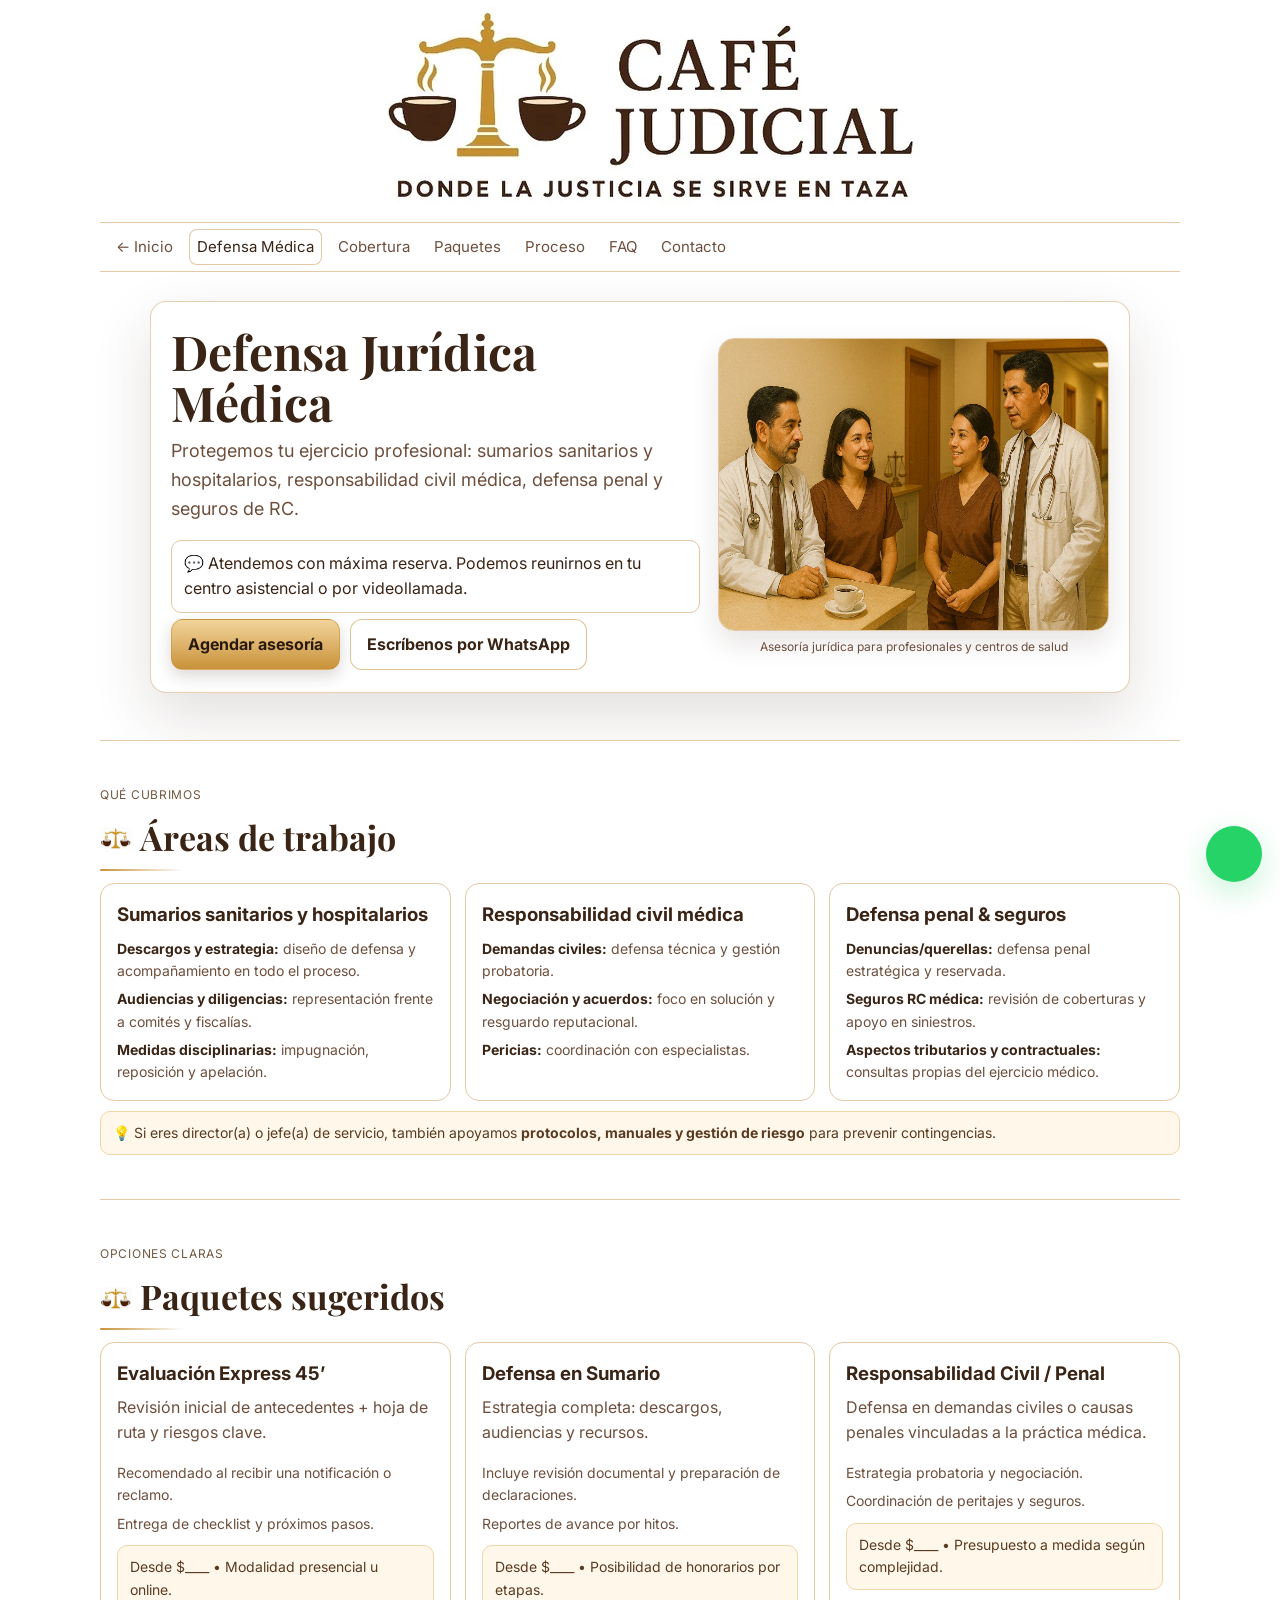
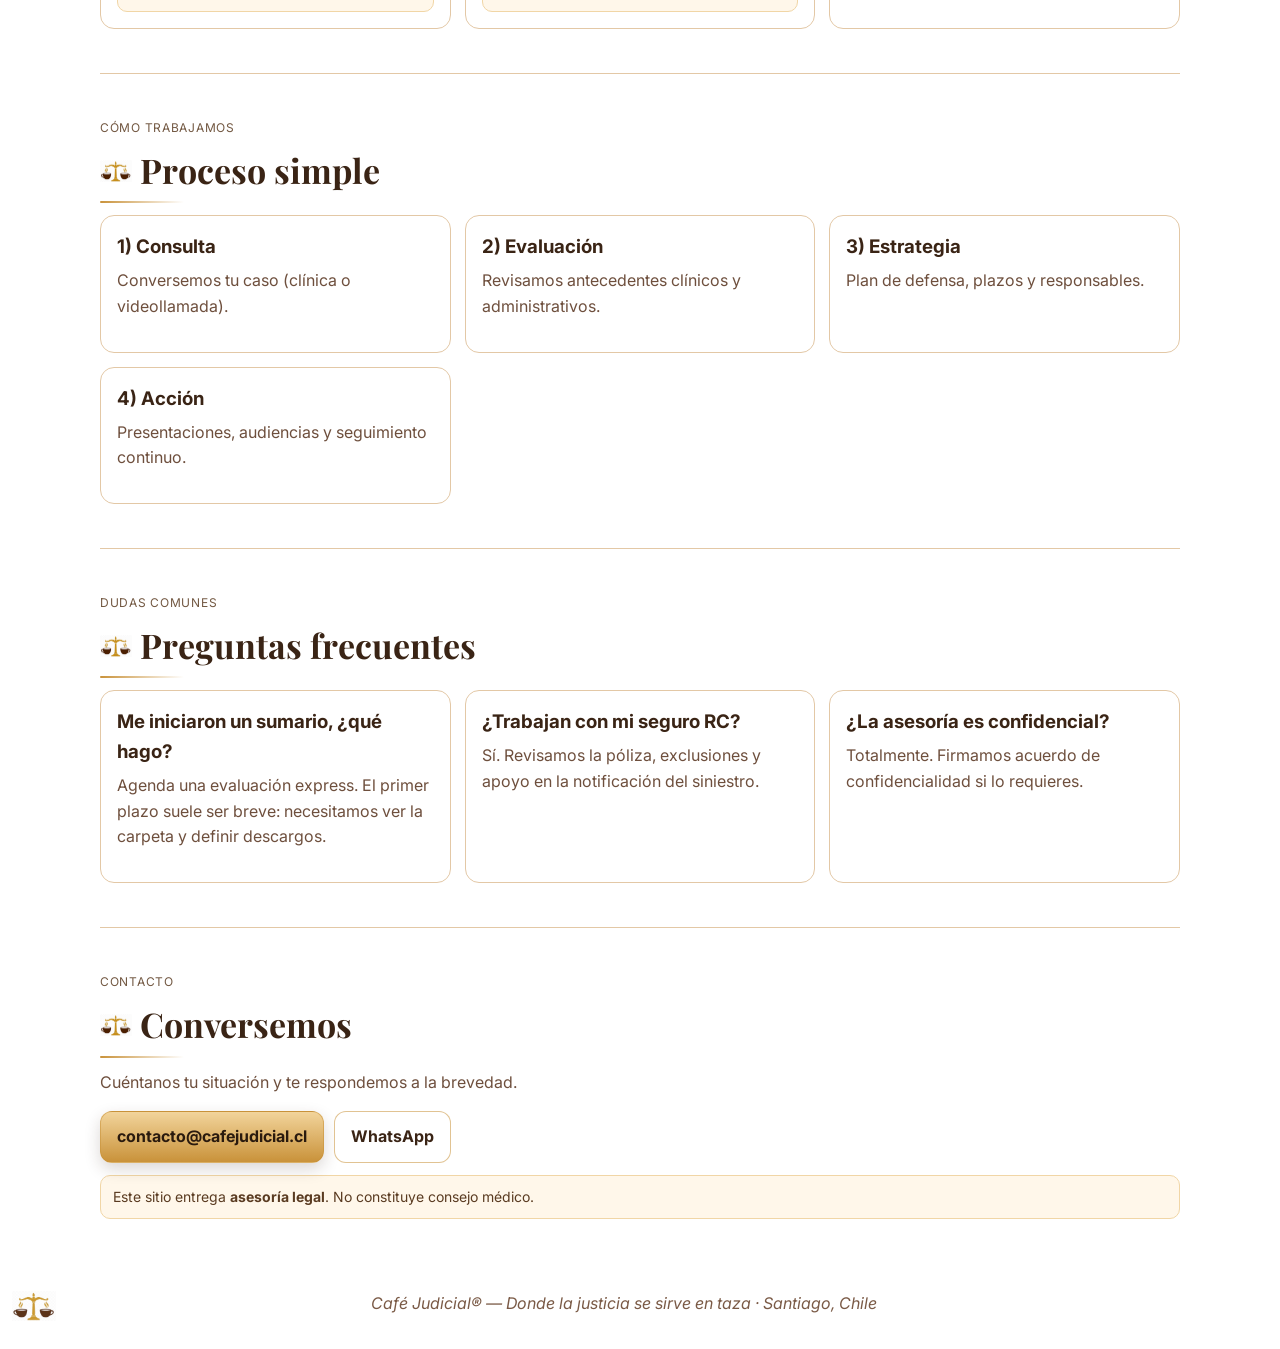
<file: defensa-medica/index.html>
<!DOCTYPE html>
<html lang="es-CL">
<head>
  <meta charset="UTF-8" />
  <meta name="viewport" content="width=device-width, initial-scale=1" />
  <title>Defensa Jurídica Médica – Café Judicial®</title>

  <!-- Canonical & Robots -->
  <link rel="canonical" href="https://arturuou.github.io/CafeJudicial/defensa-medica/" />
  <meta name="robots" content="index,follow" />

  <!-- SEO / Social -->
  <meta name="description" content="Defendemos tu ejercicio profesional: sumarios sanitarios y hospitalarios, responsabilidad civil médica, defensa penal, seguros de RC y asesoría jurídico-tributaria. Claro, rápido y en palabras simples." />
  <meta property="og:title" content="Defensa Jurídica Médica – Café Judicial®" />
  <meta property="og:description" content="Sumarios sanitarios/hospitalarios, demandas por presunta negligencia, defensa penal y seguros de RC médica. Protegemos tu ejercicio profesional." />
  <meta property="og:image" content="https://arturuou.github.io/CafeJudicial/og-cafe-judicial-1200x630.jpg" />
  <meta property="og:image:width" content="1200" />
  <meta property="og:image:height" content="630" />
  <meta property="og:type" content="website" />
  <meta property="og:locale" content="es_CL" />
  <meta name="twitter:card" content="summary_large_image" />

  <!-- Favicons -->
  <link rel="icon" type="image/png" sizes="256x256" href="https://arturuou.github.io/CafeJudicial/logo-symbol-256.png" />
  <link rel="apple-touch-icon" sizes="180x180" href="https://arturuou.github.io/CafeJudicial/logo-symbol-256.png" />

  <!-- Tema fijo claro -->
  <meta name="theme-color" content="#FFFFFF">
  <meta name="color-scheme" content="light">
  <meta name="supported-color-schemes" content="light">

  <!-- Preload del logo -->
  <link rel="preload" as="image" href="https://arturuou.github.io/CafeJudicial/logo-hero-640.webp" />

  <!-- Tipografías -->
  <link rel="preconnect" href="https://fonts.googleapis.com">
  <link rel="preconnect" href="https://fonts.gstatic.com" crossorigin>
  <link href="https://fonts.googleapis.com/css2?family=Playfair+Display:wght@600;700&family=Inter:wght@400;600;700&display=swap" rel="stylesheet">

  <style>
    :root{
      --bg:#FFFFFF; --panel:#FFFFFF; --card:#FFFFFF;
      --ink:#3A2415; --muted:#6E4F3D; --line:#E3C8A6;
      --accent:#C9923A; --accent-ink:#2A1A0E; --accent-soft:#F2D49B;
      --headerH: 300px; --logo-max-width: 800px;
    }

    *{box-sizing:border-box;margin:0;padding:0}
    html{ scroll-behavior:smooth; color-scheme: light !important; scroll-padding-top: calc(var(--headerH) + 12px) }
    :target{scroll-margin-top: calc(var(--headerH) + 12px)}
    img{max-width:100%;display:block;height:auto}

    body{ color:var(--ink); font-family:Inter,system-ui,-apple-system,Segoe UI,Roboto,Arial,sans-serif; line-height:1.6; background:#FFFFFF }
    a{color:var(--accent)}
    .wrap{max-width:1120px;margin:0 auto;padding:0 20px}

    /* ===== HEADER: logo + menú ===== */
    header.site{ position:sticky; top:0; z-index:10; background:#FFFFFF; backdrop-filter:saturate(120%) blur(8px) }
    .header-stack{ display:flex; flex-direction:column; align-items:center; gap:0; padding-top:2px; padding-bottom:0 }
    .brand-wrap{ width:100%; display:flex; justify-content:center; align-items:center; padding:0; overflow:hidden; height:200px }
    @media (min-width:600px){ .brand-wrap{ height:210px } }
    @media (min-width:1024px){ .brand-wrap{ height:220px } }
    .brand-lockup{ width:auto; height:100%; object-fit:contain; clip-path: inset(44px 0 38px 0 round 0); image-rendering:auto }

    .top-nav{ width:100%; border-top:1px solid var(--line); border-bottom:1px solid var(--line); background:#FFFFFF }
    .top-nav .wrap{ padding-left:8px; padding-right:8px }
    .top-nav .links{
      display:flex; align-items:center; justify-content:flex-start; gap:8px; padding:6px 8px;
      flex-wrap:nowrap; overflow-x:auto; -webkit-overflow-scrolling:touch; scrollbar-width:none; scroll-snap-type:x proximity
    }
    .top-nav .links::-webkit-scrollbar{ display:none }
    .top-nav .links a{
      color:var(--muted); text-decoration:none; font-size:clamp(13px, 2.9vw, 15px);
      padding:6px 8px; border-radius:8px; white-space:nowrap; scroll-snap-align:start
    }
    .top-nav .links a[aria-current="true"]{ color:var(--ink); box-shadow:0 0 0 1px var(--line) inset }

    /* ===== HERO ===== */
    .hero{ position:relative; min-height:52vh; display:grid; place-items:center; text-align:left; overflow:hidden; padding:10px 0 28px }
    .hero .inner{
      position:relative; z-index:1; max-width:980px; padding:22px 20px;
      background:#FFFFFF; border:1px solid rgba(227,200,166,.85); border-radius:16px; box-shadow:0 24px 60px rgba(58,36,21,.14);
      display:grid; gap:18px
    }
    @media (min-width:900px){ .hero .inner{grid-template-columns:1.15fr .85fr; align-items:center} }
    .headline > h1{
      font-family:"Playfair Display",serif; font-weight:700; font-size:clamp(28px,4.2vw,48px);
      line-height:1.08; margin:2px 0 8px; letter-spacing:.2px
    }
    .sub{font-size:clamp(15px,2.2vw,18px);color:var(--muted);margin-bottom:10px}
    .hero-note{ background:#FFF; border:1px solid var(--line); border-radius:10px; padding:10px 12px; margin-top:6px; display:inline-block }
    .cta-row{display:flex;gap:10px;flex-wrap:wrap}
    .cta{
      display:inline-flex;gap:10px;align-items:center;justify-content:center;
      background:linear-gradient(180deg,var(--accent-soft),var(--accent));
      color:var(--accent-ink);font-weight:700;text-decoration:none;
      padding:12px 16px;border-radius:12px;border:1px solid rgba(201,146,58,.55);
      box-shadow:0 6px 16px rgba(58,36,21,.18);transition:.18s ease
    }
    .cta:hover{transform:translateY(-1px);filter:brightness(1.03)}
    .cta.ghost{background:#FFF;color:var(--ink);box-shadow:none}

    /* Foto secundaria */
    .photo-chip{justify-self:center}
    .photo-chip img{ width:min(100%,720px); border-radius:16px; border:1px solid var(--line); box-shadow:0 12px 28px rgba(58,36,21,.12); margin:0 auto; aspect-ratio:4/3 }

    /* SECCIONES */
    main section{padding:44px 0;border-top:1px solid var(--line)}
    h2{
      font-family:"Playfair Display",serif;font-weight:700;font-size:clamp(24px,3.6vw,34px);
      margin:0 0 12px;position:relative;padding-bottom:6px;display:flex;align-items:center;gap:.5rem
    }
    h2::after{ content:"";position:absolute;left:0;bottom:0;width:84px;height:2px;border-radius:2px;
      background:linear-gradient(90deg,var(--accent),rgba(201,146,58,0)) }
    main h2::before{ content:"";width:32px;height:32px;flex:0 0 32px;background:center/contain no-repeat url("https://arturuou.github.io/CafeJudicial/logo-symbol-256.png"); transform:translateY(1px) }
    .lead{color:var(--muted);margin:0 0 16px}
    .kicker{color:#5a3b21;letter-spacing:.06em;text-transform:uppercase;font-size:12px;margin-bottom:6px;opacity:.85}

    /* Tarjetas / listas */
    .cards{display:grid;gap:14px}
    @media (min-width:860px){ .cards{grid-template-columns:repeat(3,1fr)} }
    .card{background:var(--card);border:1px solid var(--line);border-radius:14px;padding:16px}
    .card h3{margin-bottom:6px}
    .mini-list{list-style:none;padding-left:0;margin:8px 0 0;display:grid;gap:6px;font-size:14px;color:var(--muted)}
    .mini-list li strong{color:var(--ink)}

    /* Nota/Tip */
    .tip{ margin-top:10px; font-size:14px; color:#5a3b21; background:#fff7ea; border:1px solid #f1d6a6; padding:10px 12px; border-radius:10px }

    /* WhatsApp FAB */
    .whatsapp-fab{
      position:fixed; right:18px; bottom:18px; width:56px; height:56px;
      border-radius:50%; background:#25D366; display:grid; place-items:center;
      color:#fff; box-shadow:0 10px 30px rgba(37,211,102,.25); z-index:1100; transition:transform .15s ease
    }
    .whatsapp-fab:hover{ transform: translateY(-2px) }
    .whatsapp-fab::after{
      content:""; position:absolute; inset:-6px; border-radius:50%;
      box-shadow:0 0 0 0 rgba(37,211,102,.22); animation:wa-pulse 2.2s infinite
    }

    /* Footer */
    footer{ padding:28px 96px 96px 64px; text-align:center; color:#7a5a46; font-style:italic; position:relative; background:#FFFFFF }
    @media (min-width:600px){ footer{ padding-bottom:32px } }
    footer::before{
      content:""; position:absolute; left:12px; top:50%; transform:translateY(-50%);
      width:44px; height:44px; background:center/contain no-repeat url("https://arturuou.github.io/CafeJudicial/logo-symbol-256.png"); opacity:.9
    }

    @keyframes wa-pulse{ 0%{box-shadow:0 0 0 0 rgba(37,211,102,.22)} 70%{box-shadow:0 0 0 12px rgba(37,211,102,0)} 100%{box-shadow:0 0 0 0 rgba(37,211,102,0)} }
    @media (prefers-reduced-motion: reduce){ .whatsapp-fab::after{ animation:none } html{ scroll-behavior:auto } }
  </style>
</head>
<body>

  <!-- ===== HEADER ===== -->
  <header class="site">
    <div class="wrap header-stack">
      <div class="brand-wrap">
        <picture>
          <source srcset="https://arturuou.github.io/CafeJudicial/logo-hero-640.webp" type="image/webp">
          <img class="brand-lockup"
               src="https://arturuou.github.io/CafeJudicial/logo-nav-640.png"
               alt="Café Judicial — logotipo completo"
               width="640" height="300"
               fetchpriority="high" decoding="async">
        </picture>
      </div>

      <!-- MENÚ con botón ← Inicio (vuelve al top de la home) -->
      <nav class="top-nav" aria-label="Secciones">
        <div class="links wrap">
          <a href="https://arturuou.github.io/CafeJudicial/#top">← Inicio</a>
          <a href="https://arturuou.github.io/CafeJudicial/defensa-medica/" aria-current="true">Defensa Médica</a>
          <a href="#cobertura">Cobertura</a>
          <a href="#paquetes">Paquetes</a>
          <a href="#proceso">Proceso</a>
          <a href="#faq">FAQ</a>
          <a href="#contacto">Contacto</a>
        </div>
      </nav>
    </div>
  </header>

  <!-- ===== HERO ===== -->
  <section id="top" class="hero" aria-label="Portada">
    <div class="inner wrap">
      <div class="headline">
        <h1>Defensa Jurídica Médica</h1>
        <p class="sub">Protegemos tu ejercicio profesional: sumarios sanitarios y hospitalarios, responsabilidad civil médica, defensa penal y seguros de RC.</p>

        <p class="hero-note">💬 Atendemos con máxima reserva. Podemos reunirnos en tu centro asistencial o por videollamada.</p>

        <div class="cta-row" style="margin-top:6px">
          <a class="cta" href="https://forms.gle/TU_LINK_ASESORIA_MEDICA" target="_blank" rel="noopener">Agendar asesoría</a>
          <a class="cta ghost" href="https://wa.me/569XXXXXXXX?text=Hola%2C%20quiero%20asesor%C3%ADa%20en%20Defensa%20Jur%C3%ADdica%20M%C3%A9dica" target="_blank" rel="noopener">Escríbenos por WhatsApp</a>
        </div>
      </div>

      <figure class="photo-chip">
        <img src="./IMG_9489.jpeg" loading="lazy" alt="Asesoría jurídica para profesionales y centros de salud">
        <figcaption style="text-align:center;color:#6E4F3D;font-size:12px;margin-top:6px">
          Asesoría jurídica para profesionales y centros de salud
        </figcaption>
      </figure>
    </div>
  </section>

  <main class="wrap" role="main">
    <!-- COBERTURA -->
    <section id="cobertura" aria-labelledby="cobertura-h">
      <div class="kicker">Qué cubrimos</div>
      <h2 id="cobertura-h">Áreas de trabajo</h2>
      <div class="cards">
        <article class="card">
          <h3>Sumarios sanitarios y hospitalarios</h3>
          <ul class="mini-list">
            <li><strong>Descargos y estrategia:</strong> diseño de defensa y acompañamiento en todo el proceso.</li>
            <li><strong>Audiencias y diligencias:</strong> representación frente a comités y fiscalías.</li>
            <li><strong>Medidas disciplinarias:</strong> impugnación, reposición y apelación.</li>
          </ul>
        </article>
        <article class="card">
          <h3>Responsabilidad civil médica</h3>
          <ul class="mini-list">
            <li><strong>Demandas civiles:</strong> defensa técnica y gestión probatoria.</li>
            <li><strong>Negociación y acuerdos:</strong> foco en solución y resguardo reputacional.</li>
            <li><strong>Pericias:</strong> coordinación con especialistas.</li>
          </ul>
        </article>
        <article class="card">
          <h3>Defensa penal & seguros</h3>
          <ul class="mini-list">
            <li><strong>Denuncias/querellas:</strong> defensa penal estratégica y reservada.</li>
            <li><strong>Seguros RC médica:</strong> revisión de coberturas y apoyo en siniestros.</li>
            <li><strong>Aspectos tributarios y contractuales:</strong> consultas propias del ejercicio médico.</li>
          </ul>
        </article>
      </div>
      <p class="tip">💡 Si eres director(a) o jefe(a) de servicio, también apoyamos <strong>protocolos, manuales y gestión de riesgo</strong> para prevenir contingencias.</p>
    </section>

    <!-- PAQUETES -->
    <section id="paquetes" aria-labelledby="paquetes-h">
      <div class="kicker">Opciones claras</div>
      <h2 id="paquetes-h">Paquetes sugeridos</h2>
      <div class="cards">
        <article class="card">
          <h3>Evaluación Express 45’</h3>
          <p class="lead">Revisión inicial de antecedentes + hoja de ruta y riesgos clave.</p>
          <ul class="mini-list">
            <li>Recomendado al recibir una notificación o reclamo.</li>
            <li>Entrega de checklist y próximos pasos.</li>
          </ul>
          <p class="tip">Desde $____ • Modalidad presencial u online.</p>
        </article>
        <article class="card">
          <h3>Defensa en Sumario</h3>
          <p class="lead">Estrategia completa: descargos, audiencias y recursos.</p>
          <ul class="mini-list">
            <li>Incluye revisión documental y preparación de declaraciones.</li>
            <li>Reportes de avance por hitos.</li>
          </ul>
          <p class="tip">Desde $____ • Posibilidad de honorarios por etapas.</p>
        </article>
        <article class="card">
          <h3>Responsabilidad Civil / Penal</h3>
          <p class="lead">Defensa en demandas civiles o causas penales vinculadas a la práctica médica.</p>
          <ul class="mini-list">
            <li>Estrategia probatoria y negociación.</li>
            <li>Coordinación de peritajes y seguros.</li>
          </ul>
          <p class="tip">Desde $____ • Presupuesto a medida según complejidad.</p>
        </article>
      </div>
    </section>

    <!-- PROCESO -->
    <section id="proceso" aria-labelledby="proceso-h">
      <div class="kicker">Cómo trabajamos</div>
      <h2 id="proceso-h">Proceso simple</h2>
      <div class="cards">
        <article class="card"><h3>1) Consulta</h3><p class="lead">Conversemos tu caso (clínica o videollamada).</p></article>
        <article class="card"><h3>2) Evaluación</h3><p class="lead">Revisamos antecedentes clínicos y administrativos.</p></article>
        <article class="card"><h3>3) Estrategia</h3><p class="lead">Plan de defensa, plazos y responsables.</p></article>
        <article class="card"><h3>4) Acción</h3><p class="lead">Presentaciones, audiencias y seguimiento continuo.</p></article>
      </div>
    </section>

    <!-- FAQ -->
    <section id="faq" aria-labelledby="faq-h">
      <div class="kicker">Dudas comunes</div>
      <h2 id="faq-h">Preguntas frecuentes</h2>
      <div class="cards">
        <article class="card">
          <h3>Me iniciaron un sumario, ¿qué hago?</h3>
          <p class="lead">Agenda una evaluación express. El primer plazo suele ser breve: necesitamos ver la carpeta y definir descargos.</p>
        </article>
        <article class="card">
          <h3>¿Trabajan con mi seguro RC?</h3>
          <p class="lead">Sí. Revisamos la póliza, exclusiones y apoyo en la notificación del siniestro.</p>
        </article>
        <article class="card">
          <h3>¿La asesoría es confidencial?</h3>
          <p class="lead">Totalmente. Firmamos acuerdo de confidencialidad si lo requieres.</p>
        </article>
      </div>
    </section>

    <!-- CTA FINAL -->
    <section id="contacto" aria-labelledby="cta-h">
      <div class="kicker">Contacto</div>
      <h2 id="cta-h">Conversemos</h2>
      <p class="lead">Cuéntanos tu situación y te respondemos a la brevedad.</p>
      <p class="cta-row">
        <a class="cta" href="mailto:contacto@cafejudicial.cl">contacto@cafejudicial.cl</a>
        <a class="cta ghost" href="https://wa.me/569XXXXXXXX?text=Hola%2C%20quiero%20agendar%20Defensa%20Jur%C3%ADdica%20M%C3%A9dica" target="_blank" rel="noopener">WhatsApp</a>
      </p>
      <p class="tip" style="margin-top:12px">Este sitio entrega <strong>asesoría legal</strong>. No constituye consejo médico.</p>
    </section>
  </main>

  <!-- WhatsApp -->
  <a class="whatsapp-fab"
     href="https://wa.me/569XXXXXXXX?text=Hola%2C%20quiero%20asesor%C3%ADa%20en%20Defensa%20Jur%C3%ADdica%20M%C3%A9dica"
     target="_blank" rel="noopener" aria-label="Abrir chat de WhatsApp">
    <svg width="26" height="26" viewBox="0 0 32 32" aria-hidden="true" focusable="false">
      <path fill="white" d="M19.11 17.64c-.27-.14-1.6-.78-1.85-.87-.25-.09-.43-.14-.62.14-.18.27-.71.87-.87 1.05-.16.18-.32.2-.6.07-.27-.14-1.17-.43-2.23-1.37-.82-.73-1.37-1.63-1.53-1.9-.16-.27-.02-.41.12-.55.12-.12.27-.32.41-.48.14-.16.18-.27.27-.46.09-.18.05-.34-.02-.48-.07-.14-.62-1.49-.85-2.04-.22-.53-.45-.46-.62-.46h-.53c-.18 0-.48 .07-.74 .34-.25 .27-.98 .96-.98 2.33 0 1.37 1 2.69 1.14 2.87 .14 .18 1.97 3 4.77 4.2 .67 .29 1.19 .46 1.6 .59 .67 .21 1.28 .18 1.76 .11 .54-.08 1.6-.65 1.83-1.27 .23-.62 .23-1.15 .16-1.27 -.07-.12-.25-.18-.52-.32z"/>
      <path fill="#25D366" d="M27.6 4.4C24.7 1.5 20.9 0 17 0 8.1 0 .9 7.2 .9 16.1c0 2.8 .7 5.5 2.1 7.9L0 32l8.3-2.7c2.4 1.3 5.1 2 7.8 2h.1c8.9 0 16.1-7.2 16.1-16.1 0 -3.9 -1.5 -7.7 -4.3 -10.8z"/>
    </svg>
  </a>

  <footer role="contentinfo">
    Café Judicial® — Donde la justicia se sirve en taza · Santiago, Chile
  </footer>

  <!-- JSON-LD: Legal Service (servicio específico) -->
  <script type="application/ld+json">
  {
    "@context":"https://schema.org",
    "@type":"LegalService",
    "name":"Café Judicial — Defensa Jurídica Médica",
    "url":"https://arturuou.github.io/CafeJudicial/defensa-medica/",
    "image":"https://arturuou.github.io/CafeJudicial/og-cafe-judicial-1200x630.jpg",
    "email":"contacto@cafejudicial.cl",
    "areaServed":"CL",
    "serviceType":"Defensa médica y responsabilidad profesional",
    "provider":"Café Judicial"
  }
  </script>

  <!-- JSON-LD: FAQ -->
  <script type="application/ld+json">
  {
    "@context":"https://schema.org",
    "@type":"FAQPage",
    "mainEntity":[
      {"@type":"Question","name":"Me iniciaron un sumario sanitario, ¿qué hago?",
       "acceptedAnswer":{"@type":"Answer","text":"Agenda una evaluación inicial. Revisamos la carpeta, definimos descargos y un plan de defensa con plazos."}},
      {"@type":"Question","name":"¿Trabajan con mi seguro de responsabilidad civil médica?",
       "acceptedAnswer":{"@type":"Answer","text":"Sí. Revisamos la póliza, exclusiones y te apoyamos en la notificación y gestión del siniestro."}},
      {"@type":"Question","name":"¿La asesoría es confidencial?",
       "acceptedAnswer":{"@type":"Answer","text":"Totalmente. Podemos firmar un acuerdo de confidencialidad y atender en tu centro o por videollamada."}}
    ]
  }
  </script>

  <!-- JS: offset + resaltado activo del menú local + scroll compensado -->
  <script>
    // Compensa el header fijo
    const headerEl = document.querySelector('header.site');
    function setHeaderOffset(){
      const h = headerEl.getBoundingClientRect().height || 300;
      document.documentElement.style.setProperty('--headerH', h + 'px');
    }
    setHeaderOffset();
    window.addEventListener('load', setHeaderOffset);
    window.addEventListener('resize', setHeaderOffset, {passive:true});
    window.addEventListener('orientationchange', ()=>setTimeout(setHeaderOffset, 250));

    // ===== Menú: activo por sección (enlaces con # en esta página) =====
    const inPageLinks = [...document.querySelectorAll('.top-nav .links a[href^="#"]')];
    const sections = ['top','cobertura','paquetes','proceso','faq','contacto']
      .map(id => document.getElementById(id))
      .filter(Boolean);

    const map = Object.fromEntries(inPageLinks.map(a => [a.getAttribute('href').slice(1), a]));
    const selfLink = document.querySelector('.top-nav .links a[aria-current="true"]'); // "Defensa Médica"
    function mark(link){
      document.querySelectorAll('.top-nav .links a').forEach(l => l.setAttribute('aria-current','false'));
      link?.setAttribute('aria-current','true');
    }
    // Estado inicial
    mark(selfLink);

    const io = new IntersectionObserver((entries)=>{
      entries.forEach(e=>{
        if(e.isIntersecting){
          const id = e.target.id;
          mark(map[id] || selfLink);
        }
      });
    }, {rootMargin:'-40% 0px -55% 0px', threshold:0.01});
    sections.forEach(s => io.observe(s));

    // Scroll suave con compensación (solo para #)
    inPageLinks.forEach(a=>{
      a.addEventListener('click', (e)=>{
        const id = a.getAttribute('href').slice(1);
        const target = document.getElementById(id);
        if(!target) return;
        e.preventDefault();
        const top = target.getBoundingClientRect().top + window.pageYOffset - (headerEl.offsetHeight || 0) - 8;
        window.scrollTo({ top, behavior:'smooth' });
        history.replaceState(null, '', '#' + id);
      });
    });

    // Menú: arrancar scrolleado a la izquierda en móviles
    const linksWrap = document.querySelector('.top-nav .links');
    function resetNavScroll(){ if(linksWrap) linksWrap.scrollLeft = 0; }
    window.addEventListener('load', resetNavScroll);
    window.addEventListener('orientationchange', ()=>setTimeout(resetNavScroll, 200));
  </script>
</body>
</html>
</file>
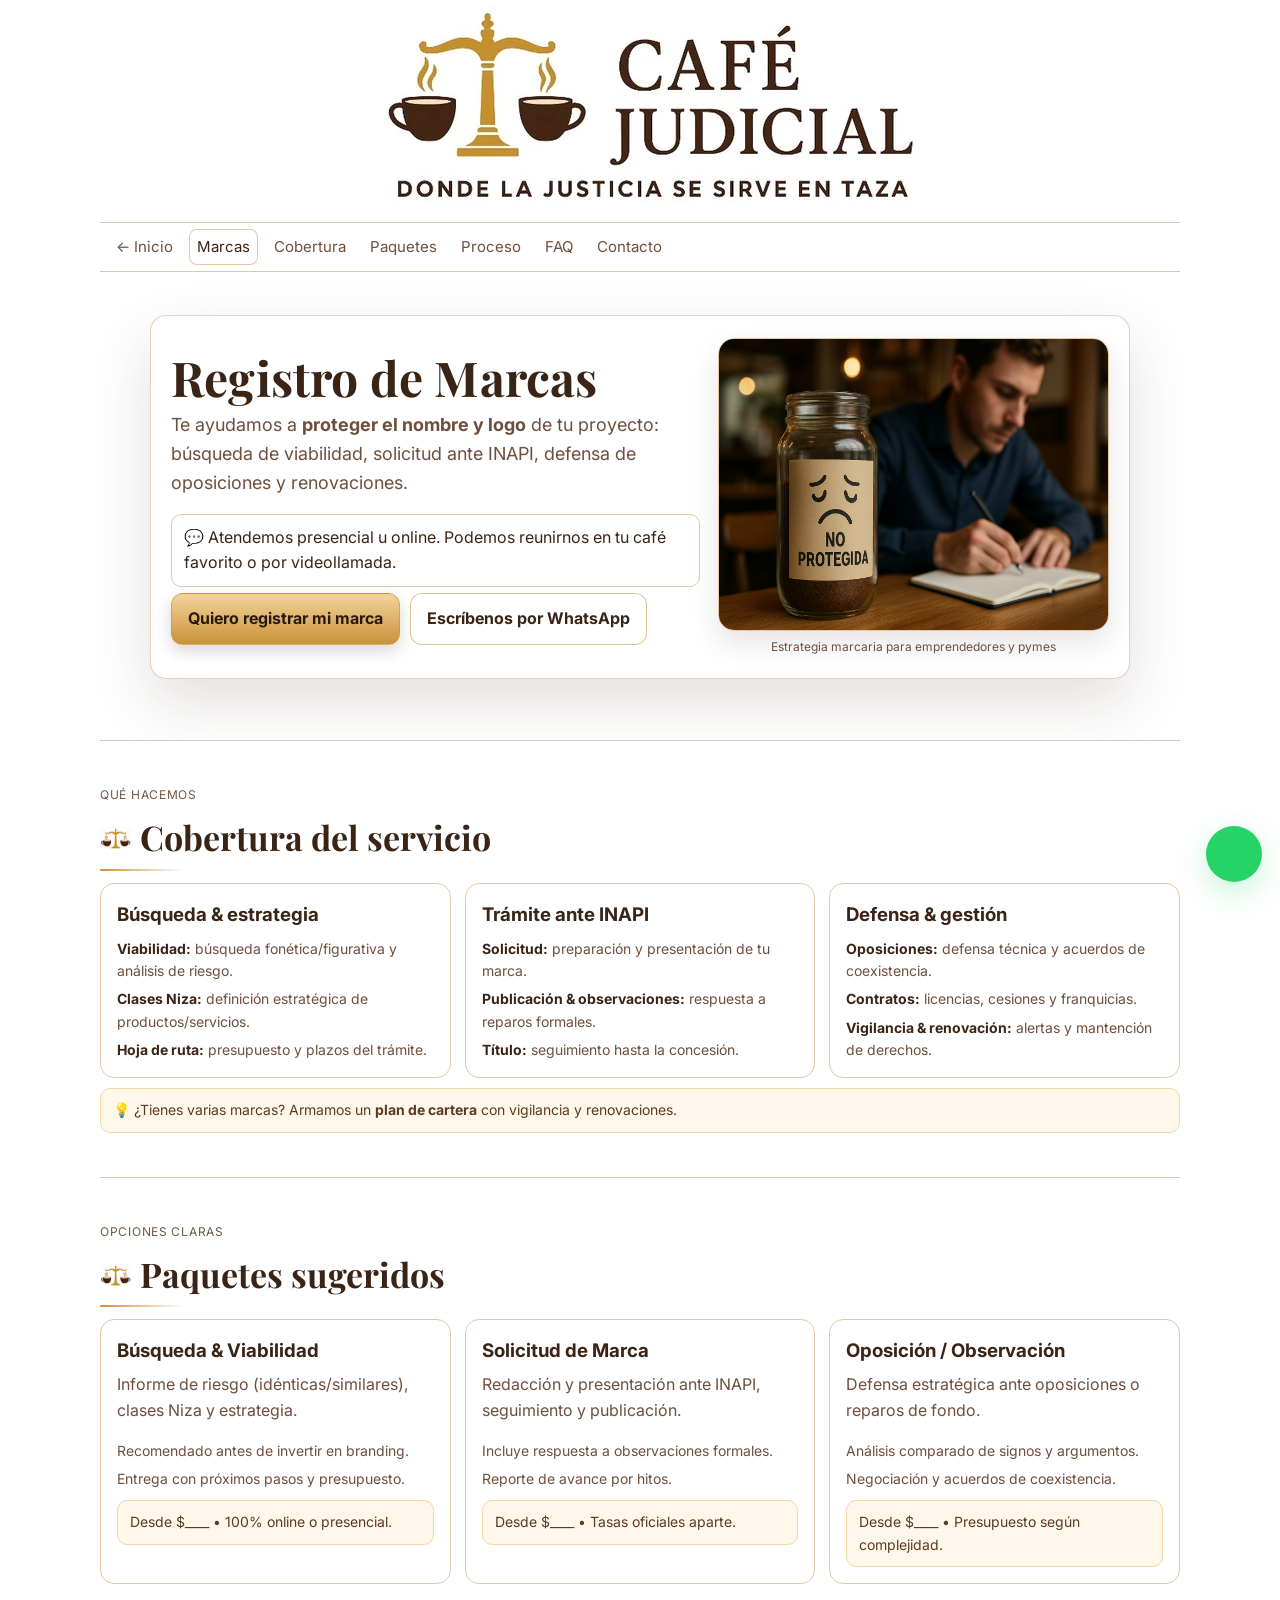
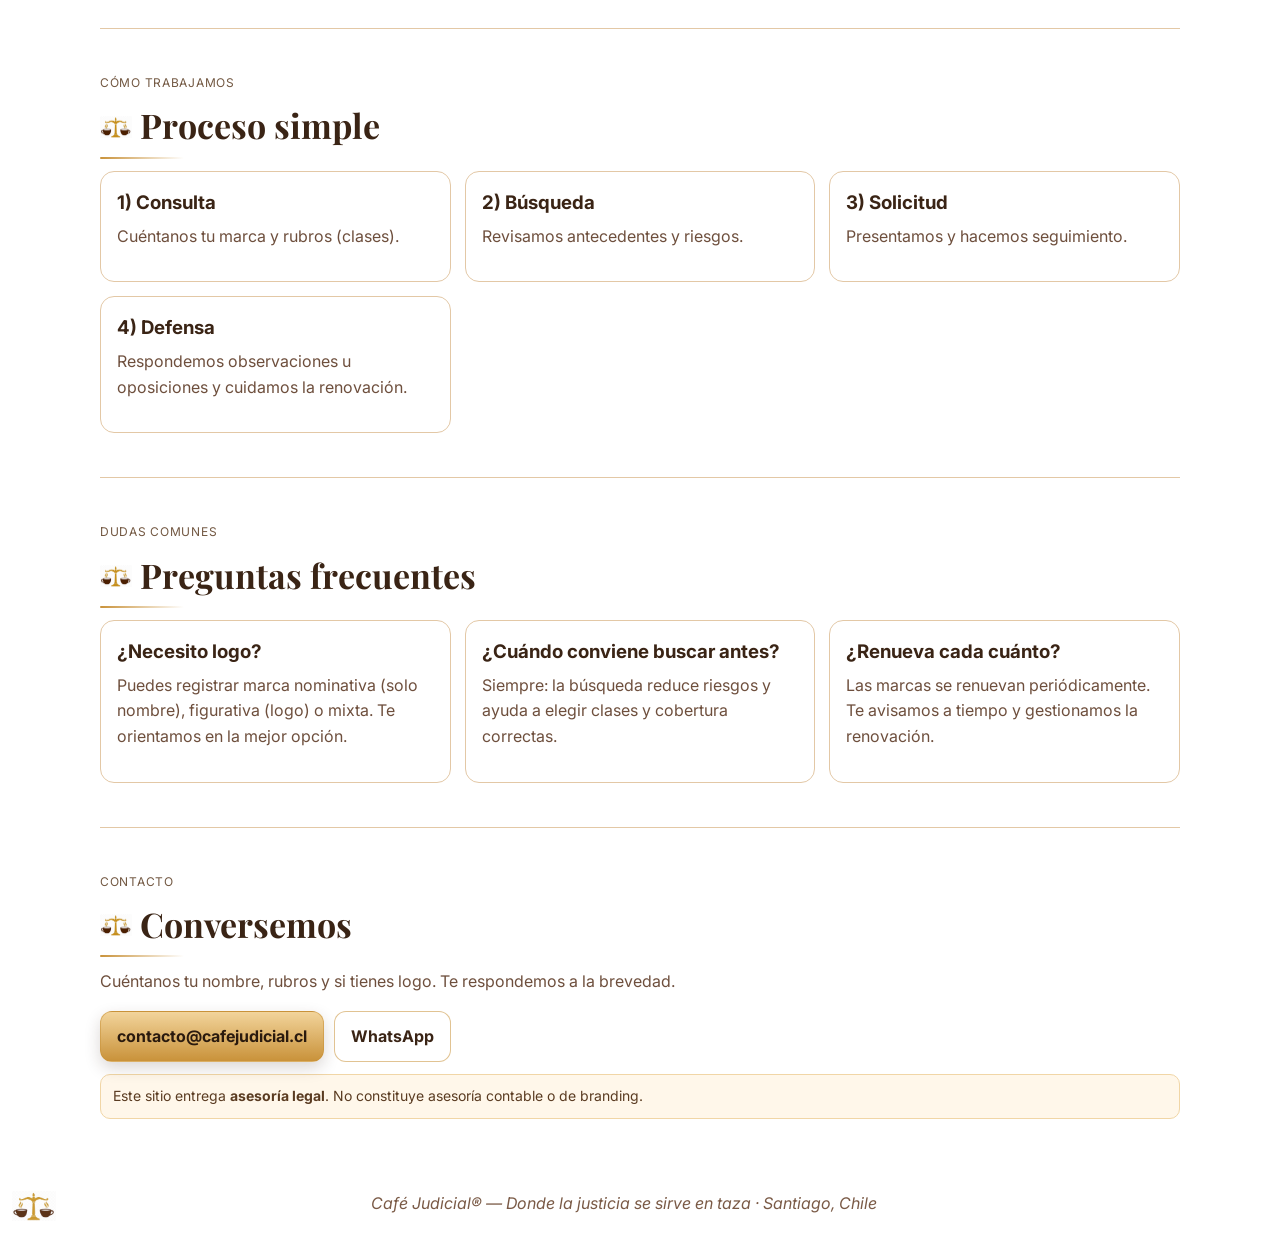
<file: marcas/index.html>
<!DOCTYPE html>
<html lang="es-CL">
<head>
  <meta charset="UTF-8" />
  <meta name="viewport" content="width=device-width, initial-scale=1" />
  <title>Registro de Marcas – Café Judicial®</title>

  <!-- Canonical & Robots -->
  <link rel="canonical" href="https://arturuou.github.io/CafeJudicial/marcas/" />
  <meta name="robots" content="index,follow" />

  <!-- SEO / Social -->
  <meta name="description" content="Búsqueda y viabilidad, clases de Niza, solicitud ante INAPI, observaciones, oposiciones, contratos de licencia/cesión y renovaciones. Protegemos tu marca paso a paso." />
  <meta property="og:title" content="Registro de Marcas – Café Judicial®" />
  <meta property="og:description" content="Búsqueda y estrategia, solicitud ante INAPI, defensa de oposiciones y renovaciones. Tu marca, protegida." />
  <meta property="og:image" content="https://arturuou.github.io/CafeJudicial/og-cafe-judicial-1200x630.jpg" />
  <meta property="og:image:width" content="1200" />
  <meta property="og:image:height" content="630" />
  <meta property="og:type" content="website" />
  <meta property="og:locale" content="es_CL" />
  <meta name="twitter:card" content="summary_large_image" />

  <!-- Favicons -->
  <link rel="icon" type="image/png" sizes="256x256" href="https://arturuou.github.io/CafeJudicial/logo-symbol-256.png" />
  <link rel="apple-touch-icon" sizes="180x180" href="https://arturuou.github.io/CafeJudicial/logo-symbol-256.png" />

  <!-- Tema fijo claro -->
  <meta name="theme-color" content="#FFFFFF">
  <meta name="color-scheme" content="light">
  <meta name="supported-color-schemes" content="light">

  <!-- Preload del logo -->
  <link rel="preload" as="image" href="https://arturuou.github.io/CafeJudicial/logo-hero-640.webp" />

  <!-- Tipografías -->
  <link rel="preconnect" href="https://fonts.googleapis.com">
  <link rel="preconnect" href="https://fonts.gstatic.com" crossorigin>
  <link href="https://fonts.googleapis.com/css2?family=Playfair+Display:wght@600;700&family=Inter:wght@400;600;700&display=swap" rel="stylesheet">

  <style>
    :root{
      --bg:#FFFFFF; --panel:#FFFFFF; --card:#FFFFFF;
      --ink:#3A2415; --muted:#6E4F3D; --line:#E3C8A6;
      --accent:#C9923A; --accent-ink:#2A1A0E; --accent-soft:#F2D49B;
      --headerH: 300px; --logo-max-width: 800px;
    }

    *{box-sizing:border-box;margin:0;padding:0}
    html{ scroll-behavior:smooth; color-scheme: light !important; scroll-padding-top: calc(var(--headerH) + 12px) }
    :target{scroll-margin-top: calc(var(--headerH) + 12px)}
    img{max-width:100%;display:block;height:auto}

    body{ color:var(--ink); font-family:Inter,system-ui,-apple-system,Segoe UI,Roboto,Arial,sans-serif; line-height:1.6; background:#FFFFFF }
    a{color:var(--accent)}
    .wrap{max-width:1120px;margin:0 auto;padding:0 20px}

    /* ===== HEADER: logo + menú ===== */
    header.site{ position:sticky; top:0; z-index:10; background:#FFFFFF; backdrop-filter:saturate(120%) blur(8px) }
    .header-stack{ display:flex; flex-direction:column; align-items:center; gap:0; padding-top:2px; padding-bottom:0 }
    .brand-wrap{ width:100%; display:flex; justify-content:center; align-items:center; padding:0; overflow:hidden; height:200px }
    @media (min-width:600px){ .brand-wrap{ height:210px } }
    @media (min-width:1024px){ .brand-wrap{ height:220px } }
    .brand-lockup{ width:auto; height:100%; object-fit:contain; clip-path: inset(44px 0 38px 0 round 0); image-rendering:auto }

    .top-nav{ width:100%; border-top:1px solid var(--line); border-bottom:1px solid var(--line); background:#FFFFFF }
    .top-nav .wrap{ padding-left:8px; padding-right:8px }
    .top-nav .links{
      display:flex; align-items:center; justify-content:flex-start; gap:8px; padding:6px 8px;
      flex-wrap:nowrap; overflow-x:auto; -webkit-overflow-scrolling:touch; scrollbar-width:none; scroll-snap-type:x proximity
    }
    .top-nav .links::-webkit-scrollbar{ display:none }
    .top-nav .links a{
      color:var(--muted); text-decoration:none; font-size:clamp(13px, 2.9vw, 15px);
      padding:6px 8px; border-radius:8px; white-space:nowrap; scroll-snap-align:start
    }
    .top-nav .links a[aria-current="true"]{ color:var(--ink); box-shadow:0 0 0 1px var(--line) inset }

    /* ===== HERO ===== */
    .hero{ position:relative; min-height:52vh; display:grid; place-items:center; text-align:left; overflow:hidden; padding:10px 0 28px }
    .hero .inner{
      position:relative; z-index:1; max-width:980px; padding:22px 20px;
      background:#FFFFFF; border:1px solid rgba(227,200,166,.85); border-radius:16px; box-shadow:0 24px 60px rgba(58,36,21,.14);
      display:grid; gap:18px
    }
    @media (min-width:900px){ .hero .inner{grid-template-columns:1.15fr .85fr; align-items:center} }
    .headline > h1{
      font-family:"Playfair Display",serif; font-weight:700; font-size:clamp(28px,4.2vw,48px);
      line-height:1.08; margin:2px 0 8px; letter-spacing:.2px
    }
    .sub{font-size:clamp(15px,2.2vw,18px);color:var(--muted);margin-bottom:10px}
    .hero-note{ background:#FFF; border:1px solid var(--line); border-radius:10px; padding:10px 12px; margin-top:6px; display:inline-block }
    .cta-row{display:flex;gap:10px;flex-wrap:wrap}
    .cta{
      display:inline-flex;gap:10px;align-items:center;justify-content:center;
      background:linear-gradient(180deg,var(--accent-soft),var(--accent));
      color:var(--accent-ink);font-weight:700;text-decoration:none;
      padding:12px 16px;border-radius:12px;border:1px solid rgba(201,146,58,.55);
      box-shadow:0 6px 16px rgba(58,36,21,.18);transition:.18s ease
    }
    .cta:hover{transform:translateY(-1px);filter:brightness(1.03)}
    .cta.ghost{background:#FFF;color:var(--ink);box-shadow:none}

    /* Foto secundaria */
    .photo-chip{justify-self:center}
    .photo-chip img{ width:min(100%,720px); border-radius:16px; border:1px solid var(--line); box-shadow:0 12px 28px rgba(58,36,21,.12); margin:0 auto; aspect-ratio:4/3 }

    /* SECCIONES */
    main section{padding:44px 0;border-top:1px solid var(--line)}
    h2{
      font-family:"Playfair Display",serif;font-weight:700;font-size:clamp(24px,3.6vw,34px);
      margin:0 0 12px;position:relative;padding-bottom:6px;display:flex;align-items:center;gap:.5rem
    }
    h2::after{ content:"";position:absolute;left:0;bottom:0;width:84px;height:2px;border-radius:2px;
      background:linear-gradient(90deg,var(--accent),rgba(201,146,58,0)) }
    main h2::before{ content:"";width:32px;height:32px;flex:0 0 32px;background:center/contain no-repeat url("https://arturuou.github.io/CafeJudicial/logo-symbol-256.png"); transform:translateY(1px) }
    .lead{color:var(--muted);margin:0 0 16px}
    .kicker{color:#5a3b21;letter-spacing:.06em;text-transform:uppercase;font-size:12px;margin-bottom:6px;opacity:.85}

    /* Tarjetas / listas */
    .cards{display:grid;gap:14px}
    @media (min-width:860px){ .cards{grid-template-columns:repeat(3,1fr)} }
    .card{background:var(--card);border:1px solid var(--line);border-radius:14px;padding:16px}
    .card h3{margin-bottom:6px}
    .mini-list{list-style:none;padding-left:0;margin:8px 0 0;display:grid;gap:6px;font-size:14px;color:var(--muted)}
    .mini-list li strong{color:var(--ink)}

    /* Nota/Tip */
    .tip{ margin-top:10px; font-size:14px; color:#5a3b21; background:#fff7ea; border:1px solid #f1d6a6; padding:10px 12px; border-radius:10px }

    /* WhatsApp FAB */
    .whatsapp-fab{
      position:fixed; right:18px; bottom:18px; width:56px; height:56px;
      border-radius:50%; background:#25D366; display:grid; place-items:center;
      color:#fff; box-shadow:0 10px 30px rgba(37,211,102,.25); z-index:1100; transition:transform .15s ease
    }
    .whatsapp-fab:hover{ transform: translateY(-2px) }
    .whatsapp-fab::after{
      content:""; position:absolute; inset:-6px; border-radius:50%;
      box-shadow:0 0 0 0 rgba(37,211,102,.22); animation:wa-pulse 2.2s infinite
    }

    /* Footer */
    footer{ padding:28px 96px 96px 64px; text-align:center; color:#7a5a46; font-style:italic; position:relative; background:#FFFFFF }
    @media (min-width:600px){ footer{ padding-bottom:32px } }
    footer::before{
      content:""; position:absolute; left:12px; top:50%; transform:translateY(-50%);
      width:44px; height:44px; background:center/contain no-repeat url("https://arturuou.github.io/CafeJudicial/logo-symbol-256.png"); opacity:.9
    }

    @keyframes wa-pulse{ 0%{box-shadow:0 0 0 0 rgba(37,211,102,.22)} 70%{box-shadow:0 0 0 12px rgba(37,211,102,0)} 100%{box-shadow:0 0 0 0 rgba(37,211,102,0)} }
    @media (prefers-reduced-motion: reduce){ .whatsapp-fab::after{ animation:none } html{ scroll-behavior:auto } }
  </style>
</head>
<body>

  <!-- ===== HEADER ===== -->
  <header class="site">
    <div class="wrap header-stack">
      <div class="brand-wrap">
        <picture>
          <source srcset="https://arturuou.github.io/CafeJudicial/logo-hero-640.webp" type="image/webp">
          <img class="brand-lockup"
               src="https://arturuou.github.io/CafeJudicial/logo-nav-640.png"
               alt="Café Judicial — logotipo completo"
               width="640" height="300"
               fetchpriority="high" decoding="async">
        </picture>
      </div>

      <!-- MENÚ con botón ← Inicio (vuelve al top de la home) -->
      <nav class="top-nav" aria-label="Secciones">
        <div class="links wrap">
          <a href="https://arturuou.github.io/CafeJudicial/#top">← Inicio</a>
          <a href="https://arturuou.github.io/CafeJudicial/marcas/" aria-current="true">Marcas</a>
          <a href="#cobertura">Cobertura</a>
          <a href="#paquetes">Paquetes</a>
          <a href="#proceso">Proceso</a>
          <a href="#faq">FAQ</a>
          <a href="#contacto">Contacto</a>
        </div>
      </nav>
    </div>
  </header>

  <!-- ===== HERO ===== -->
  <section id="top" class="hero" aria-label="Portada">
    <div class="inner wrap">
      <div class="headline">
        <h1>Registro de Marcas</h1>
        <p class="sub">Te ayudamos a <strong>proteger el nombre y logo</strong> de tu proyecto: búsqueda de viabilidad, solicitud ante INAPI, defensa de oposiciones y renovaciones.</p>

        <p class="hero-note">💬 Atendemos presencial u online. Podemos reunirnos en tu café favorito o por videollamada.</p>

        <div class="cta-row" style="margin-top:6px">
          <a class="cta" href="https://forms.gle/TU_LINK_MARCAS" target="_blank" rel="noopener">Quiero registrar mi marca</a>
          <a class="cta ghost" href="https://wa.me/569XXXXXXXX?text=Hola%2C%20quiero%20asesor%C3%ADa%20para%20registrar%20mi%20marca%20en%20INAPI" target="_blank" rel="noopener">Escríbenos por WhatsApp</a>
        </div>
      </div>

      <!-- Reemplaza la ruta si tienes una foto específica de marcas -->
      <figure class="photo-chip">
        <img src="./226D053C-1D62-4095-A4EC-C89420C163D1.png" loading="lazy" alt="Asesoría en registro de marcas y propiedad industrial">
        <figcaption style="text-align:center;color:#6E4F3D;font-size:12px;margin-top:6px">
          Estrategia marcaria para emprendedores y pymes
        </figcaption>
      </figure>
    </div>
  </section>

  <main class="wrap" role="main">
    <!-- COBERTURA -->
    <section id="cobertura" aria-labelledby="cobertura-h">
      <div class="kicker">Qué hacemos</div>
      <h2 id="cobertura-h">Cobertura del servicio</h2>
      <div class="cards">
        <article class="card">
          <h3>Búsqueda & estrategia</h3>
          <ul class="mini-list">
            <li><strong>Viabilidad:</strong> búsqueda fonética/figurativa y análisis de riesgo.</li>
            <li><strong>Clases Niza:</strong> definición estratégica de productos/servicios.</li>
            <li><strong>Hoja de ruta:</strong> presupuesto y plazos del trámite.</li>
          </ul>
        </article>
        <article class="card">
          <h3>Trámite ante INAPI</h3>
          <ul class="mini-list">
            <li><strong>Solicitud:</strong> preparación y presentación de tu marca.</li>
            <li><strong>Publicación & observaciones:</strong> respuesta a reparos formales.</li>
            <li><strong>Título:</strong> seguimiento hasta la concesión.</li>
          </ul>
        </article>
        <article class="card">
          <h3>Defensa & gestión</h3>
          <ul class="mini-list">
            <li><strong>Oposiciones:</strong> defensa técnica y acuerdos de coexistencia.</li>
            <li><strong>Contratos:</strong> licencias, cesiones y franquicias.</li>
            <li><strong>Vigilancia & renovación:</strong> alertas y mantención de derechos.</li>
          </ul>
        </article>
      </div>
      <p class="tip">💡 ¿Tienes varias marcas? Armamos un <strong>plan de cartera</strong> con vigilancia y renovaciones.</p>
    </section>

    <!-- PAQUETES -->
    <section id="paquetes" aria-labelledby="paquetes-h">
      <div class="kicker">Opciones claras</div>
      <h2 id="paquetes-h">Paquetes sugeridos</h2>
      <div class="cards">
        <article class="card">
          <h3>Búsqueda & Viabilidad</h3>
          <p class="lead">Informe de riesgo (idénticas/similares), clases Niza y estrategia.</p>
          <ul class="mini-list">
            <li>Recomendado antes de invertir en branding.</li>
            <li>Entrega con próximos pasos y presupuesto.</li>
          </ul>
          <p class="tip">Desde $____ • 100% online o presencial.</p>
        </article>
        <article class="card">
          <h3>Solicitud de Marca</h3>
          <p class="lead">Redacción y presentación ante INAPI, seguimiento y publicación.</p>
          <ul class="mini-list">
            <li>Incluye respuesta a observaciones formales.</li>
            <li>Reporte de avance por hitos.</li>
          </ul>
          <p class="tip">Desde $____ • Tasas oficiales aparte.</p>
        </article>
        <article class="card">
          <h3>Oposición / Observación</h3>
          <p class="lead">Defensa estratégica ante oposiciones o reparos de fondo.</p>
          <ul class="mini-list">
            <li>Análisis comparado de signos y argumentos.</li>
            <li>Negociación y acuerdos de coexistencia.</li>
          </ul>
          <p class="tip">Desde $____ • Presupuesto según complejidad.</p>
        </article>
      </div>
    </section>

    <!-- PROCESO -->
    <section id="proceso" aria-labelledby="proceso-h">
      <div class="kicker">Cómo trabajamos</div>
      <h2 id="proceso-h">Proceso simple</h2>
      <div class="cards">
        <article class="card"><h3>1) Consulta</h3><p class="lead">Cuéntanos tu marca y rubros (clases).</p></article>
        <article class="card"><h3>2) Búsqueda</h3><p class="lead">Revisamos antecedentes y riesgos.</p></article>
        <article class="card"><h3>3) Solicitud</h3><p class="lead">Presentamos y hacemos seguimiento.</p></article>
        <article class="card"><h3>4) Defensa</h3><p class="lead">Respondemos observaciones u oposiciones y cuidamos la renovación.</p></article>
      </div>
    </section>

    <!-- FAQ -->
    <section id="faq" aria-labelledby="faq-h">
      <div class="kicker">Dudas comunes</div>
      <h2 id="faq-h">Preguntas frecuentes</h2>
      <div class="cards">
        <article class="card">
          <h3>¿Necesito logo?</h3>
          <p class="lead">Puedes registrar marca nominativa (solo nombre), figurativa (logo) o mixta. Te orientamos en la mejor opción.</p>
        </article>
        <article class="card">
          <h3>¿Cuándo conviene buscar antes?</h3>
          <p class="lead">Siempre: la búsqueda reduce riesgos y ayuda a elegir clases y cobertura correctas.</p>
        </article>
        <article class="card">
          <h3>¿Renueva cada cuánto?</h3>
          <p class="lead">Las marcas se renuevan periódicamente. Te avisamos a tiempo y gestionamos la renovación.</p>
        </article>
      </div>
    </section>

    <!-- CTA FINAL -->
    <section id="contacto" aria-labelledby="cta-h">
      <div class="kicker">Contacto</div>
      <h2 id="cta-h">Conversemos</h2>
      <p class="lead">Cuéntanos tu nombre, rubros y si tienes logo. Te respondemos a la brevedad.</p>
      <p class="cta-row">
        <a class="cta" href="mailto:contacto@cafejudicial.cl?subject=Registro%20de%20Marcas">contacto@cafejudicial.cl</a>
        <a class="cta ghost" href="https://wa.me/569XXXXXXXX?text=Hola%2C%20quiero%20registrar%20mi%20marca" target="_blank" rel="noopener">WhatsApp</a>
      </p>
      <p class="tip" style="margin-top:12px">Este sitio entrega <strong>asesoría legal</strong>. No constituye asesoría contable o de branding.</p>
    </section>
  </main>

  <!-- WhatsApp -->
  <a class="whatsapp-fab"
     href="https://wa.me/569XXXXXXXX?text=Hola%2C%20quiero%20asesor%C3%ADa%20para%20registrar%20mi%20marca"
     target="_blank" rel="noopener" aria-label="Abrir chat de WhatsApp">
    <svg width="26" height="26" viewBox="0 0 32 32" aria-hidden="true" focusable="false">
      <path fill="white" d="M19.11 17.64c-.27-.14-1.6-.78-1.85-.87-.25-.09-.43-.14-.62.14-.18.27-.71.87-.87 1.05-.16.18-.32.2-.6.07-.27-.14-1.17-.43-2.23-1.37-.82-.73-1.37-1.63-1.53-1.9-.16-.27-.02-.41.12-.55.12-.12.27-.32.41-.48.14-.16.18-.27.27-.46.09-.18.05-.34-.02-.48-.07-.14-.62-1.49-.85-2.04-.22-.53-.45-.46-.62-.46h-.53c-.18 0-.48 .07-.74 .34-.25 .27-.98 .96-.98 2.33 0 1.37 1 2.69 1.14 2.87 .14 .18 1.97 3 4.77 4.2 .67 .29 1.19 .46 1.6 .59 .67 .21 1.28 .18 1.76 .11 .54-.08 1.6-.65 1.83-1.27 .23-.62 .23-1.15 .16-1.27 -.07-.12-.25-.18-.52-.32z"/>
      <path fill="#25D366" d="M27.6 4.4C24.7 1.5 20.9 0 17 0 8.1 0 .9 7.2 .9 16.1c0 2.8 .7 5.5 2.1 7.9L0 32l8.3-2.7c2.4 1.3 5.1 2 7.8 2h.1c8.9 0 16.1-7.2 16.1-16.1 0 -3.9 -1.5 -7.7 -4.3 -10.8z"/>
    </svg>
  </a>

  <footer role="contentinfo">
    Café Judicial® — Donde la justicia se sirve en taza · Santiago, Chile
  </footer>

  <!-- JSON-LD: Legal Service (servicio específico) -->
  <script type="application/ld+json">
  {
    "@context":"https://schema.org",
    "@type":"LegalService",
    "name":"Café Judicial — Registro de Marcas",
    "url":"https://arturuou.github.io/CafeJudicial/marcas/",
    "image":"https://arturuou.github.io/CafeJudicial/og-cafe-judicial-1200x630.jpg",
    "email":"contacto@cafejudicial.cl",
    "areaServed":"CL",
    "serviceType":"Registro de marcas y propiedad industrial",
    "provider":"Café Judicial"
  }
  </script>

  <!-- JSON-LD: FAQ -->
  <script type="application/ld+json">
  {
    "@context":"https://schema.org",
    "@type":"FAQPage",
    "mainEntity":[
      {"@type":"Question","name":"¿Puedo registrar solo el nombre?",
       "acceptedAnswer":{"@type":"Answer","text":"Sí. Puedes registrar marca nominativa (nombre), figurativa (logo) o mixta. Te orientamos en cuál conviene según tu caso."}},
      {"@type":"Question","name":"¿Conviene buscar antes de solicitar?",
       "acceptedAnswer":{"@type":"Answer","text":"Sí. La búsqueda de viabilidad ayuda a medir riesgos, definir clases y evitar rechazos o oposiciones."}},
      {"@type":"Question","name":"¿Qué pasa si me oponen?",
       "acceptedAnswer":{"@type":"Answer","text":"Preparamos defensa técnica y, si procede, buscamos acuerdos de coexistencia. También acompañamos apelaciones."}}
    ]
  }
  </script>

  <!-- JS: offset + resaltado activo del menú local + scroll compensado -->
  <script>
    // Compensa el header fijo
    const headerEl = document.querySelector('header.site');
    function setHeaderOffset(){
      const h = headerEl.getBoundingClientRect().height || 300;
      document.documentElement.style.setProperty('--headerH', h + 'px');
    }
    setHeaderOffset();
    window.addEventListener('load', setHeaderOffset);
    window.addEventListener('resize', setHeaderOffset, {passive:true});
    window.addEventListener('orientationchange', ()=>setTimeout(setHeaderOffset, 250));

    // Menú: activo por sección (#)
    const inPageLinks = [...document.querySelectorAll('.top-nav .links a[href^="#"]')];
    const sections = ['top','cobertura','paquetes','proceso','faq','contacto']
      .map(id => document.getElementById(id))
      .filter(Boolean);

    const map = Object.fromEntries(inPageLinks.map(a => [a.getAttribute('href').slice(1), a]));
    const selfLink = document.querySelector('.top-nav .links a[aria-current="true"]'); // "Marcas"
    function mark(link){
      document.querySelectorAll('.top-nav .links a').forEach(l => l.setAttribute('aria-current','false'));
      link?.setAttribute('aria-current','true');
    }
    mark(selfLink);

    const io = new IntersectionObserver((entries)=>{
      entries.forEach(e=>{
        if(e.isIntersecting){
          const id = e.target.id;
          mark(map[id] || selfLink);
        }
      });
    }, {rootMargin:'-40% 0px -55% 0px', threshold:0.01});
    sections.forEach(s => io.observe(s));

    // Scroll suave con compensación (solo para #)
    inPageLinks.forEach(a=>{
      a.addEventListener('click', (e)=>{
        const id = a.getAttribute('href').slice(1);
        const target = document.getElementById(id);
        if(!target) return;
        e.preventDefault();
        const top = target.getBoundingClientRect().top + window.pageYOffset - (headerEl.offsetHeight || 0) - 8;
        window.scrollTo({ top, behavior:'smooth' });
        history.replaceState(null, '', '#' + id);
      });
    });

    // Menú: arrancar scrolleado a la izquierda en móviles
    const linksWrap = document.querySelector('.top-nav .links');
    function resetNavScroll(){ if(linksWrap) linksWrap.scrollLeft = 0; }
    window.addEventListener('load', resetNavScroll);
    window.addEventListener('orientationchange', ()=>setTimeout(resetNavScroll, 200));
  </script>
</body>
</html>
</file>
